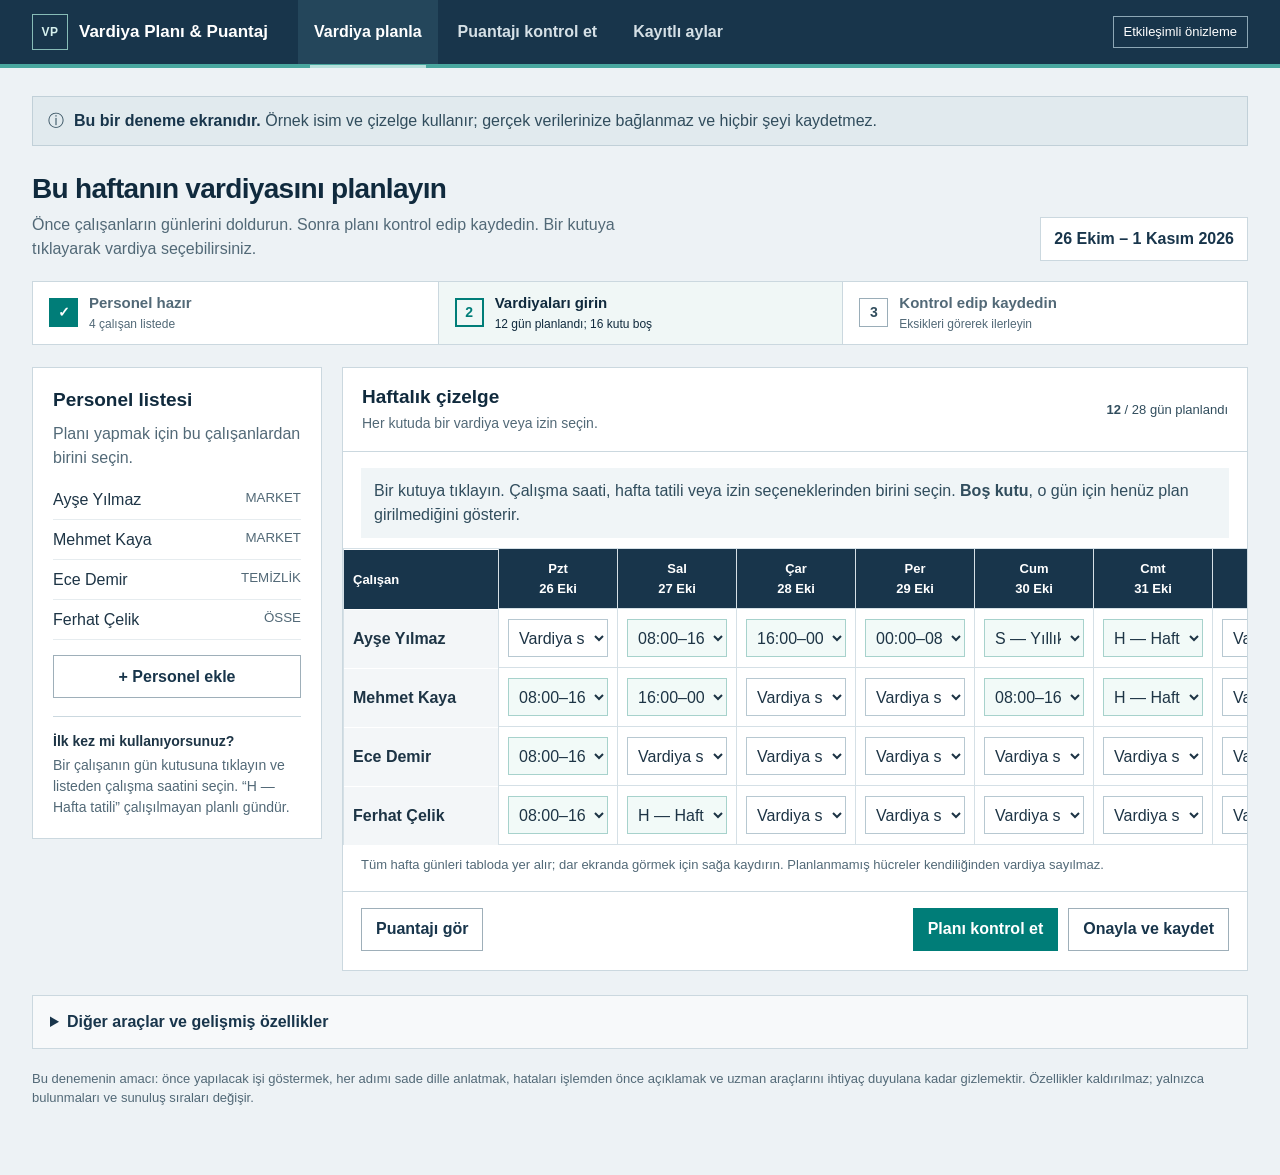
<file: prototypes/beginner-friendly-preview.html>
<!doctype html>
<html lang="tr">
<head>
  <meta charset="utf-8">
  <meta name="viewport" content="width=device-width, initial-scale=1">
  <meta name="theme-color" content="#18354b">
  <title>Vardiya Planı ve Puantaj — Kolay Kullanım Önizlemesi</title>
  <style>
    :root {
      color-scheme: light;
      font: 16px/1.5 "Segoe UI", Arial, sans-serif;
      color: #1d3445;
      background: #edf2f5;
      --navy: #18354b;
      --navy-dark: #102a3d;
      --teal: #007d78;
      --teal-soft: #e6f4f2;
      --ink: #1d3445;
      --muted: #526977;
      --line: #cbd8df;
      --paper: #fff;
      --canvas: #edf2f5;
      --focus: #007d78;
    }
    * { box-sizing: border-box; }
    body { min-width: 320px; margin: 0; background: var(--canvas); }
    button, select { font: inherit; }
    button { cursor: pointer; }
    button:focus-visible, select:focus-visible, summary:focus-visible {
      outline: 3px solid #007d78;
      outline-offset: 3px;
    }
    .topbar {
      min-height: 68px;
      display: flex;
      align-items: center;
      gap: 30px;
      padding: 0 32px;
      color: #fff;
      background: var(--navy);
      border-bottom: 4px solid #49a79f;
    }
    .brand { display: flex; align-items: center; gap: 11px; font-size: 17px; font-weight: 700; white-space: nowrap; }
    .brand-mark {
      width: 36px; height: 36px; display: grid; place-items: center;
      border: 1px solid #87bcb7; color: #d6f1ee; font-size: 12px; letter-spacing: .04em;
    }
    nav { display: flex; align-self: stretch; gap: 4px; }
    .nav-button {
      position: relative; padding: 0 16px; border: 0; color: #d5e0e6; background: transparent; font-weight: 650;
    }
    .nav-button:hover, .nav-button[aria-current="page"] { color: #fff; background: #24465b; }
    .nav-button[aria-current="page"]::after {
      position: absolute; right: 12px; bottom: -4px; left: 12px; height: 3px; background: #b7e0dc; content: "";
    }
    .demo-badge { margin-left: auto; padding: 5px 10px; border: 1px solid #8da7b5; color: #fff; font-size: 13px; white-space: nowrap; }
    main { width: min(1440px, 100%); margin: 0 auto; padding: 28px 32px 54px; }
    .demo-note {
      display: flex; align-items: flex-start; gap: 10px; padding: 12px 15px;
      color: #314d5d; background: #e1eaee; border: 1px solid #c1d0d8;
    }
    .demo-note strong { color: #18354b; }
    .page-heading { display: flex; align-items: end; justify-content: space-between; gap: 20px; margin: 26px 0 18px; }
    h1 { margin: 0; color: var(--navy-dark); font-size: 28px; line-height: 1.2; letter-spacing: -.025em; }
    .page-heading p { max-width: 68ch; margin: 7px 0 0; color: var(--muted); }
    .period-label { padding: 9px 13px; border: 1px solid var(--line); background: #fff; color: var(--navy); font-weight: 700; white-space: nowrap; }
    .steps {
      display: grid; grid-template-columns: repeat(3, 1fr); margin: 20px 0 22px;
      border: 1px solid var(--line); background: var(--paper);
    }
    .step { display: flex; align-items: center; gap: 11px; min-height: 62px; padding: 10px 16px; color: var(--muted); }
    .step + .step { border-left: 1px solid var(--line); }
    .step-number {
      flex: 0 0 29px; width: 29px; height: 29px; display: grid; place-items: center;
      border: 1px solid #9aadb8; color: #314d5d; font-size: 14px; font-weight: 700;
    }
    .step.complete .step-number { border-color: var(--teal); color: #fff; background: var(--teal); }
    .step.current { color: var(--navy-dark); background: #f0f7f6; font-weight: 700; }
    .step.current .step-number { border: 2px solid var(--teal); color: var(--teal); }
    .step strong { display: block; color: inherit; font-size: 15px; }
    .step small { display: block; font-size: 12px; font-weight: 400; }
    .work-area { display: grid; grid-template-columns: minmax(245px, 290px) minmax(0, 1fr); gap: 20px; align-items: start; }
    .guide-panel, .work-panel, .archive-panel { background: var(--paper); border: 1px solid var(--line); }
    .guide-panel { padding: 20px; }
    h2 { margin: 0; color: var(--navy-dark); font-size: 19px; line-height: 1.3; }
    h3 { margin: 0; color: var(--navy-dark); font-size: 16px; }
    .guide-panel p { margin: 10px 0 18px; color: var(--muted); }
    .staff-list { display: grid; gap: 8px; margin: 0; padding: 0; list-style: none; }
    .staff-list li { display: flex; justify-content: space-between; gap: 8px; padding-bottom: 7px; border-bottom: 1px solid #e6ecef; }
    .staff-list small { color: var(--muted); }
    .button {
      min-height: 43px; display: inline-flex; align-items: center; justify-content: center; gap: 8px;
      padding: 8px 14px; border: 1px solid #9eafb9; color: var(--navy); background: #fff; font-weight: 700;
      text-align: center;
    }
    .button:hover { background: #f0f5f7; border-color: var(--navy); }
    .button-primary { border-color: var(--teal); color: #fff; background: var(--teal); }
    .button-primary:hover { border-color: #006a66; color: #fff; background: #006a66; }
    .button-wide { width: 100%; margin-top: 15px; }
    .tip { margin-top: 18px; padding-top: 14px; border-top: 1px solid var(--line); color: var(--muted); font-size: 14px; }
    .tip strong { display: block; margin-bottom: 3px; color: var(--ink); }
    .work-panel { min-width: 0; }
    .work-panel-heading { display: flex; align-items: center; justify-content: space-between; gap: 16px; padding: 17px 19px; border-bottom: 1px solid var(--line); }
    .work-panel-heading p { margin: 4px 0 0; color: var(--muted); font-size: 14px; }
    .work-count { color: #314d5d; font-size: 13px; text-align: right; }
    .table-instruction { margin: 16px 18px 10px; padding: 11px 13px; color: #314d5d; background: #f0f5f7; }
    .table-wrap { width: 100%; overflow-x: auto; }
    table { width: 100%; border-collapse: collapse; }
    th, td { min-width: 112px; padding: 10px 9px; border: 1px solid #d5e0e6; text-align: center; }
    th { color: #fff; background: var(--navy); font-size: 13px; }
    th:first-child, td:first-child { position: sticky; left: 0; z-index: 1; min-width: 155px; text-align: left; }
    th:first-child { z-index: 2; background: var(--navy); }
    td:first-child { background: #f3f6f8; font-weight: 650; }
    td select { width: 100%; min-width: 100px; height: 38px; padding: 4px 6px; border: 1px solid #b7c8d1; color: var(--ink); background: #fff; }
    td select.is-filled { border-color: #a7d2cc; background: #f2faf8; }
    .empty-note { margin: 10px 18px 2px; color: var(--muted); font-size: 13px; }
    .panel-actions { display: flex; flex-wrap: wrap; align-items: center; gap: 10px; padding: 16px 18px 19px; border-top: 1px solid var(--line); margin-top: 16px; }
    .panel-actions .button-primary { margin-left: auto; }
    .screen { display: none; }
    .screen.active { display: block; }
    .result { display: none; margin: 0 18px 16px; padding: 12px 14px; border: 1px solid #c7d8df; color: #29495b; background: #edf5f7; }
    .result.visible { display: block; }
    .result strong { display: block; color: var(--navy-dark); }
    .attendance-legend { display: flex; flex-wrap: wrap; gap: 8px 17px; padding: 13px 18px; color: #344f5f; font-size: 13px; }
    .legend-item { display: inline-flex; align-items: center; gap: 7px; }
    .swatch { width: 15px; height: 15px; border: 1px solid #bdcbd2; }
    .weekday { background: #f4f7f8; }
    .weekend { background: #e9f1fb; }
    .public-holiday { background: #fff0e4; }
    .religious-holiday { background: #f2ecfa; }
    .attendance-table th { min-width: 66px; padding: 8px 5px; }
    .attendance-table th:first-child { min-width: 150px; }
    .attendance-table th.weekday { color: #18354b; background: #f4f7f8; }
    .attendance-table th.weekend { color: #18354b; background: #e9f1fb; }
    .attendance-table th.public-holiday { color: #613b1d; background: #fff0e4; }
    .attendance-table th.religious-holiday { color: #473266; background: #f2ecfa; }
    .attendance-table td { min-width: 55px; }
    .attendance-table td:first-child { min-width: 150px; }
    .code { color: #18354b; font-weight: 700; }
    .archive-panel { padding: 20px; }
    .archive-panel > p { color: var(--muted); }
    .archive-table th, .archive-table td { min-width: 0; padding: 12px; text-align: left; }
    .archive-table td:first-child { position: static; background: #fff; }
    .status-saved { color: #236a53; font-weight: 700; }
    .tools {
      margin-top: 24px; border: 1px solid var(--line); background: #f7f9fa;
    }
    .tools summary { padding: 14px 17px; color: var(--navy); font-weight: 700; cursor: pointer; }
    .tools summary:hover { background: #eef3f6; }
    .tools-content { display: grid; grid-template-columns: repeat(3, 1fr); gap: 0; border-top: 1px solid var(--line); }
    .tool-group { padding: 17px; }
    .tool-group + .tool-group { border-left: 1px solid var(--line); }
    .tool-group h3 { margin-bottom: 8px; }
    .tool-group ul { margin: 0; padding-left: 19px; color: #344f5f; }
    .tool-group li { margin: 5px 0; }
    .tool-note { padding: 0 17px 16px; margin: 0; color: var(--muted); font-size: 14px; }
    .toast {
      position: fixed; right: 24px; bottom: 24px; z-index: 5; max-width: min(470px, calc(100vw - 32px));
      padding: 14px 18px; border: 1px solid #93b7b2; color: #fff; background: #18354b;
      box-shadow: 0 5px 18px #18354b33; transform: translateY(12px); opacity: 0; pointer-events: none;
      transition: opacity .18s ease-out, transform .18s ease-out;
    }
    .toast.visible { transform: translateY(0); opacity: 1; }
    .footer-note { margin-top: 20px; color: var(--muted); font-size: 13px; }
    @media (max-width: 900px) {
      .topbar { flex-wrap: wrap; gap: 5px 18px; padding: 12px 18px; }
      nav { order: 3; width: 100%; min-height: 43px; overflow-x: auto; }
      .nav-button { min-width: max-content; }
      .demo-badge { margin-left: auto; }
      main { padding: 20px 18px 36px; }
      .work-area { grid-template-columns: 1fr; }
      .guide-panel { display: grid; grid-template-columns: 1fr 1fr; gap: 8px 22px; }
      .guide-panel > p { margin: 4px 0; }
      .staff-list { grid-column: 2; grid-row: 1 / span 4; }
      .guide-panel .button-wide { width: auto; justify-self: start; margin-top: 4px; }
      .tip { grid-column: 1 / -1; margin-top: 6px; }
    }
    @media (max-width: 600px) {
      .page-heading { align-items: start; flex-direction: column; }
      h1 { font-size: 24px; }
      .steps { grid-template-columns: 1fr; }
      .step + .step { border-top: 1px solid var(--line); border-left: 0; }
      .guide-panel { display: block; }
      .staff-list { margin-top: 14px; }
      .work-panel-heading { align-items: start; flex-direction: column; }
      .work-count { text-align: left; }
      .panel-actions .button-primary { width: 100%; margin-left: 0; }
      .tools-content { grid-template-columns: 1fr; }
      .tool-group + .tool-group { border-top: 1px solid var(--line); border-left: 0; }
      .archive-table { font-size: 13px; }
      .archive-table th, .archive-table td { padding: 8px 6px; }
    }
  </style>
</head>
<body>
  <header class="topbar">
    <div class="brand"><span class="brand-mark" aria-hidden="true">VP</span> Vardiya Planı &amp; Puantaj</div>
    <nav aria-label="Ana sayfalar">
      <button class="nav-button" type="button" data-screen="schedule" aria-current="page">Vardiya planla</button>
      <button class="nav-button" type="button" data-screen="attendance">Puantajı kontrol et</button>
      <button class="nav-button" type="button" data-screen="archive">Kayıtlı aylar</button>
    </nav>
    <span class="demo-badge">Etkileşimli önizleme</span>
  </header>

  <main>
    <div class="demo-note" role="note">
      <span aria-hidden="true">ⓘ</span>
      <div><strong>Bu bir deneme ekranıdır.</strong> Örnek isim ve çizelge kullanır; gerçek verilerinize bağlanmaz ve hiçbir şeyi kaydetmez.</div>
    </div>

    <section class="screen active" id="screen-schedule" aria-labelledby="schedule-title">
      <div class="page-heading">
        <div>
          <h1 id="schedule-title">Bu haftanın vardiyasını planlayın</h1>
          <p>Önce çalışanların günlerini doldurun. Sonra planı kontrol edip kaydedin. Bir kutuya tıklayarak vardiya seçebilirsiniz.</p>
        </div>
        <div class="period-label">26 Ekim – 1 Kasım 2026</div>
      </div>

      <div class="steps" aria-label="Planlama adımları">
        <div class="step complete"><span class="step-number" aria-hidden="true">✓</span><div><strong>Personel hazır</strong><small>4 çalışan listede</small></div></div>
        <div class="step current" id="step-shifts" aria-current="step"><span class="step-number">2</span><div><strong>Vardiyaları girin</strong><small id="progress-label">Henüz 0 gün planlandı</small></div></div>
        <div class="step" id="step-review"><span class="step-number">3</span><div><strong>Kontrol edip kaydedin</strong><small>Eksikleri görerek ilerleyin</small></div></div>
      </div>

      <div class="work-area">
        <aside class="guide-panel" aria-labelledby="people-title">
          <h2 id="people-title">Personel listesi</h2>
          <p>Planı yapmak için bu çalışanlardan birini seçin.</p>
          <ul class="staff-list">
            <li><span>Ayşe Yılmaz</span><small>MARKET</small></li>
            <li><span>Mehmet Kaya</span><small>MARKET</small></li>
            <li><span>Ece Demir</span><small>TEMİZLİK</small></li>
            <li><span>Ferhat Çelik</span><small>ÖSSE</small></li>
          </ul>
          <button class="button button-wide" type="button" data-toast="Üretim uygulamasında bu düğme personel ekleme ekranını açar. Bu önizlemede kayıt değişmez.">+ Personel ekle</button>
          <div class="tip"><strong>İlk kez mi kullanıyorsunuz?</strong> Bir çalışanın gün kutusuna tıklayın ve listeden çalışma saatini seçin. “H — Hafta tatili” çalışılmayan planlı gündür.</div>
        </aside>

        <section class="work-panel" aria-labelledby="table-title">
          <div class="work-panel-heading">
            <div><h2 id="table-title">Haftalık çizelge</h2><p>Her kutuda bir vardiya veya izin seçin.</p></div>
            <div class="work-count"><strong id="filled-count">0</strong> / <span id="cell-count">24</span> gün planlandı</div>
          </div>
          <p class="table-instruction">Bir kutuya tıklayın. Çalışma saati, hafta tatili veya izin seçeneklerinden birini seçin. <strong>Boş kutu</strong>, o gün için henüz plan girilmediğini gösterir.</p>
          <div class="table-wrap">
            <table aria-label="Örnek haftalık vardiya çizelgesi">
              <thead><tr><th scope="col">Çalışan</th><th scope="col">Pzt<br>26 Eki</th><th scope="col">Sal<br>27 Eki</th><th scope="col">Çar<br>28 Eki</th><th scope="col">Per<br>29 Eki</th><th scope="col">Cum<br>30 Eki</th><th scope="col">Cmt<br>31 Eki</th><th scope="col">Paz<br>1 Kas</th></tr></thead>
              <tbody>
                <tr><td>Ayşe Yılmaz</td><td><select aria-label="Ayşe Yılmaz, 26 Ekim"><option value="">Vardiya seçin</option><option>08:00–16:00</option><option>16:00–00:00</option><option>00:00–08:00</option><option>H — Hafta tatili</option><option>S — Yıllık izin</option></select></td><td><select aria-label="Ayşe Yılmaz, 27 Ekim"><option value="">Vardiya seçin</option><option selected>08:00–16:00</option><option>16:00–00:00</option><option>00:00–08:00</option><option>H — Hafta tatili</option><option>S — Yıllık izin</option></select></td><td><select aria-label="Ayşe Yılmaz, 28 Ekim"><option value="">Vardiya seçin</option><option>08:00–16:00</option><option selected>16:00–00:00</option><option>00:00–08:00</option><option>H — Hafta tatili</option><option>S — Yıllık izin</option></select></td><td><select aria-label="Ayşe Yılmaz, 29 Ekim"><option value="">Vardiya seçin</option><option>08:00–16:00</option><option>16:00–00:00</option><option selected>00:00–08:00</option><option>H — Hafta tatili</option><option>S — Yıllık izin</option></select></td><td><select aria-label="Ayşe Yılmaz, 30 Ekim"><option value="">Vardiya seçin</option><option>08:00–16:00</option><option>16:00–00:00</option><option>00:00–08:00</option><option>H — Hafta tatili</option><option selected>S — Yıllık izin</option></select></td><td><select aria-label="Ayşe Yılmaz, 31 Ekim"><option value="">Vardiya seçin</option><option>08:00–16:00</option><option>16:00–00:00</option><option>00:00–08:00</option><option selected>H — Hafta tatili</option><option>S — Yıllık izin</option></select></td><td><select aria-label="Ayşe Yılmaz, 1 Kasım"><option value="">Vardiya seçin</option><option>08:00–16:00</option><option>16:00–00:00</option><option>00:00–08:00</option><option>H — Hafta tatili</option><option>S — Yıllık izin</option></select></td></tr>
                <tr><td>Mehmet Kaya</td><td><select aria-label="Mehmet Kaya, 26 Ekim"><option value="">Vardiya seçin</option><option selected>08:00–16:00</option><option>16:00–00:00</option><option>00:00–08:00</option><option>H — Hafta tatili</option><option>S — Yıllık izin</option></select></td><td><select aria-label="Mehmet Kaya, 27 Ekim"><option value="">Vardiya seçin</option><option>08:00–16:00</option><option selected>16:00–00:00</option><option>00:00–08:00</option><option>H — Hafta tatili</option><option>S — Yıllık izin</option></select></td><td><select aria-label="Mehmet Kaya, 28 Ekim"><option value="">Vardiya seçin</option><option>08:00–16:00</option><option>16:00–00:00</option><option>00:00–08:00</option><option>H — Hafta tatili</option><option>S — Yıllık izin</option></select></td><td><select aria-label="Mehmet Kaya, 29 Ekim"><option value="">Vardiya seçin</option><option>08:00–16:00</option><option>16:00–00:00</option><option>00:00–08:00</option><option>H — Hafta tatili</option><option>S — Yıllık izin</option></select></td><td><select aria-label="Mehmet Kaya, 30 Ekim"><option value="">Vardiya seçin</option><option selected>08:00–16:00</option><option>16:00–00:00</option><option>00:00–08:00</option><option>H — Hafta tatili</option><option>S — Yıllık izin</option></select></td><td><select aria-label="Mehmet Kaya, 31 Ekim"><option value="">Vardiya seçin</option><option>08:00–16:00</option><option>16:00–00:00</option><option>00:00–08:00</option><option selected>H — Hafta tatili</option><option>S — Yıllık izin</option></select></td><td><select aria-label="Mehmet Kaya, 1 Kasım"><option value="">Vardiya seçin</option><option>08:00–16:00</option><option>16:00–00:00</option><option>00:00–08:00</option><option>H — Hafta tatili</option><option>S — Yıllık izin</option></select></td></tr>
                <tr><td>Ece Demir</td><td><select aria-label="Ece Demir, 26 Ekim"><option value="">Vardiya seçin</option><option selected>08:00–16:00</option><option>16:00–00:00</option><option>00:00–08:00</option><option>H — Hafta tatili</option><option>S — Yıllık izin</option></select></td><td><select aria-label="Ece Demir, 27 Ekim"><option value="">Vardiya seçin</option><option>08:00–16:00</option><option>16:00–00:00</option><option>00:00–08:00</option><option>H — Hafta tatili</option><option>S — Yıllık izin</option></select></td><td><select aria-label="Ece Demir, 28 Ekim"><option value="">Vardiya seçin</option><option>08:00–16:00</option><option>16:00–00:00</option><option>00:00–08:00</option><option>H — Hafta tatili</option><option>S — Yıllık izin</option></select></td><td><select aria-label="Ece Demir, 29 Ekim"><option value="">Vardiya seçin</option><option>08:00–16:00</option><option>16:00–00:00</option><option>00:00–08:00</option><option>H — Hafta tatili</option><option>S — Yıllık izin</option></select></td><td><select aria-label="Ece Demir, 30 Ekim"><option value="">Vardiya seçin</option><option>08:00–16:00</option><option>16:00–00:00</option><option>00:00–08:00</option><option>H — Hafta tatili</option><option>S — Yıllık izin</option></select></td><td><select aria-label="Ece Demir, 31 Ekim"><option value="">Vardiya seçin</option><option>08:00–16:00</option><option>16:00–00:00</option><option>00:00–08:00</option><option>H — Hafta tatili</option><option>S — Yıllık izin</option></select></td><td><select aria-label="Ece Demir, 1 Kasım"><option value="">Vardiya seçin</option><option>08:00–16:00</option><option>16:00–00:00</option><option>00:00–08:00</option><option>H — Hafta tatili</option><option>S — Yıllık izin</option></select></td></tr>
                <tr><td>Ferhat Çelik</td><td><select aria-label="Ferhat Çelik, 26 Ekim"><option value="">Vardiya seçin</option><option selected>08:00–16:00</option><option>16:00–00:00</option><option>00:00–08:00</option><option>H — Hafta tatili</option><option>S — Yıllık izin</option></select></td><td><select aria-label="Ferhat Çelik, 27 Ekim"><option value="">Vardiya seçin</option><option>08:00–16:00</option><option>16:00–00:00</option><option>00:00–08:00</option><option selected>H — Hafta tatili</option><option>S — Yıllık izin</option></select></td><td><select aria-label="Ferhat Çelik, 28 Ekim"><option value="">Vardiya seçin</option><option>08:00–16:00</option><option>16:00–00:00</option><option>00:00–08:00</option><option>H — Hafta tatili</option><option>S — Yıllık izin</option></select></td><td><select aria-label="Ferhat Çelik, 29 Ekim"><option value="">Vardiya seçin</option><option>08:00–16:00</option><option>16:00–00:00</option><option>00:00–08:00</option><option>H — Hafta tatili</option><option>S — Yıllık izin</option></select></td><td><select aria-label="Ferhat Çelik, 30 Ekim"><option value="">Vardiya seçin</option><option>08:00–16:00</option><option>16:00–00:00</option><option>00:00–08:00</option><option>H — Hafta tatili</option><option>S — Yıllık izin</option></select></td><td><select aria-label="Ferhat Çelik, 31 Ekim"><option value="">Vardiya seçin</option><option>08:00–16:00</option><option>16:00–00:00</option><option>00:00–08:00</option><option>H — Hafta tatili</option><option>S — Yıllık izin</option></select></td><td><select aria-label="Ferhat Çelik, 1 Kasım"><option value="">Vardiya seçin</option><option>08:00–16:00</option><option>16:00–00:00</option><option>00:00–08:00</option><option>H — Hafta tatili</option><option>S — Yıllık izin</option></select></td></tr>
              </tbody>
            </table>
          </div>
          <p class="empty-note">Tüm hafta günleri tabloda yer alır; dar ekranda görmek için sağa kaydırın. Planlanmamış hücreler kendiliğinden vardiya sayılmaz.</p>
          <div class="result" id="schedule-result" role="status" aria-live="polite"></div>
          <div class="panel-actions">
            <button class="button" type="button" data-screen="attendance">Puantajı gör</button>
            <button class="button button-primary" type="button" id="check-schedule">Planı kontrol et</button>
            <button class="button" type="button" id="save-schedule" disabled>Onayla ve kaydet</button>
          </div>
        </section>
      </div>
    </section>

    <section class="screen" id="screen-attendance" aria-labelledby="attendance-title">
      <div class="page-heading">
        <div><h1 id="attendance-title">Puantajı kolayca kontrol edin</h1><p>Vardiya planından gelen günlük kodlara bakın. Renkler yalnızca takvim gününü anlatır; çalışma ve ücret hesabını değiştirmez.</p></div>
        <div class="period-label">Ekim 2026</div>
      </div>
      <div class="work-panel">
        <div class="work-panel-heading"><div><h2>Aylık puantaj</h2><p>Örnek görünüm: ayın son günleri</p></div><div class="work-count">Kodlar vardiya planından oluşturulur</div></div>
        <div class="attendance-legend" aria-label="Takvim renkleri açıklaması">
          <span class="legend-item"><span class="swatch weekday"></span>Normal iş günü</span>
          <span class="legend-item"><span class="swatch weekend"></span>Hafta sonu</span>
          <span class="legend-item"><span class="swatch public-holiday"></span>Resmî tatil</span>
          <span class="legend-item"><span class="swatch religious-holiday"></span>Dini bayram</span>
        </div>
        <div class="table-wrap">
          <table class="attendance-table" aria-label="Örnek puantaj çizelgesi">
            <thead><tr><th scope="col">Çalışan</th><th class="weekday" scope="col">26 Pzt</th><th class="weekday" scope="col">27 Sal</th><th class="public-holiday" scope="col">28 Çar</th><th class="public-holiday" scope="col">29 Per</th><th class="weekday" scope="col">30 Cum</th><th class="weekend" scope="col">31 Cmt</th></tr></thead>
            <tbody>
              <tr><td>Ayşe Yılmaz</td><td class="code">X</td><td class="code">X</td><td class="code">X</td><td class="code">X</td><td class="code">S</td><td class="code">H</td></tr>
              <tr><td>Mehmet Kaya</td><td class="code">X</td><td class="code">X</td><td class="code">—</td><td class="code">—</td><td class="code">X</td><td class="code">H</td></tr>
              <tr><td>Ece Demir</td><td class="code">X</td><td class="code">—</td><td class="code">—</td><td class="code">—</td><td class="code">—</td><td class="code">—</td></tr>
              <tr><td>Ferhat Çelik</td><td class="code">X</td><td class="code">H</td><td class="code">—</td><td class="code">—</td><td class="code">—</td><td class="code">—</td></tr>
            </tbody>
          </table>
        </div>
        <p class="table-instruction">“—” işareti örnek veride o güne ait giriş olmadığını gösterir. Bir hücre elle düzeltilirse uygulama bunu vardiya planından gelen koddan ayrı işaretler.</p>
        <div class="panel-actions">
          <button class="button" type="button" data-screen="schedule">Vardiya planına dön</button>
          <button class="button button-primary" type="button" data-toast="Üretim uygulamasında puantaj Excel çıktısı oluşturulur. Bu önizlemede dosya üretilmez.">Excel çıktısı al</button>
        </div>
      </div>
    </section>

    <section class="screen" id="screen-archive" aria-labelledby="archive-title">
      <div class="page-heading">
        <div><h1 id="archive-title">Kayıtlı çalışmalarınız</h1><p>Daha önce kaydettiğiniz dönemi açabilir, karşılaştırabilir veya güvenli bir yedeği geri yükleyebilirsiniz.</p></div>
        <div class="period-label">Örnek arşiv</div>
      </div>
      <div class="archive-panel">
        <h2>Kayıtlı aylar</h2>
        <p>Aşağıdaki örnek satırlar arayüzü göstermek içindir; sizin arşiviniz değildir.</p>
        <div class="table-wrap">
          <table class="archive-table">
            <thead><tr><th scope="col">Dönem</th><th scope="col">Vardiya</th><th scope="col">Puantaj</th><th scope="col">İşlem</th></tr></thead>
            <tbody>
              <tr><td>Ekim 2026</td><td class="status-saved">Kaydedildi</td><td class="status-saved">Kaydedildi</td><td><button class="button" type="button" data-toast="Üretim uygulamasında Ekim 2026 seçilen ekrana yüklenir. Bu önizleme kayıt açmaz.">Dönemi aç</button></td></tr>
              <tr><td>Eylül 2026</td><td class="status-saved">Kaydedildi</td><td class="status-saved">Kaydedildi</td><td><button class="button" type="button" data-toast="Üretim uygulamasında dönem sürümleri karşılaştırılır. Bu önizlemede işlem yapılmaz.">Sürümleri karşılaştır</button></td></tr>
            </tbody>
          </table>
        </div>
        <div class="panel-actions">
          <button class="button" type="button" data-toast="Üretim uygulamasında yerel yedeklerin listesi açılır.">Yedekleri görüntüle</button>
          <button class="button button-primary" type="button" data-toast="Üretim uygulamasında yalnızca bu bilgisayarda yedek oluşturulur. Bu önizleme dosya yazmaz.">Şimdi yedekle</button>
        </div>
      </div>
    </section>

    <details class="tools">
      <summary>Diğer araçlar ve gelişmiş özellikler</summary>
      <div class="tools-content">
        <section class="tool-group"><h3>Planlama</h3><ul><li>Toplu vardiya ata, önceki haftayı kopyala veya boşları öner</li><li>Vardiya şablonları, alternatif senaryolar ve renkler</li><li>Kişi uygunluğu, yetkinlik ve saatlik asgari kadro</li><li>İzin talepleri, vardiya takası, dönem onayı ve bölüm yönetimi</li></ul></section>
        <section class="tool-group"><h3>Personel ve puantaj</h3><ul><li>Personel kartları, çalışma tercihleri, belgeler ve notlar</li><li>Puantaj kodları, elle düzeltme ve vardiya-puantaj karşılaştırması</li><li>PDKS giriş/çıkış karşılaştırması ve dönem kontrolü</li><li>Mesai, tatil günleri, izin bakiyesi ve personel özetleri</li></ul></section>
        <section class="tool-group"><h3>Tablo, formlar ve dosyalar</h3><ul><li>Excel/Word/PDF'den içe aktar; taranmış belgeleri gözden geçir</li><li>Excel tablo şablonları, biçimlendirme ve satır/sütun düzeni</li><li>Form şablonları, taslaklar ve doldurulmuş form geçmişi</li><li>Excel/PDF dışa aktar, yazdır ve JPEG kaydet</li></ul></section>
        <section class="tool-group"><h3>Raporlar ve kayıt güvenliği</h3><ul><li>Bordro/SGK aktarımı, aylık-yıllık raporlar ve dönem karşılaştırması</li><li>Arşiv, sürüm geçmişi, dönem kilidi ve kontrollü geri alma</li><li>Yerel yedek oluştur, doğrula ve geri yükle</li><li>Değişiklik geçmişi, kullanıcı yetkileri ve ayarlar</li></ul></section>
      </div>
      <p class="tool-note">Gelişmiş özellikler kaldırılmaz; ilk ekranda yalnızca günlük iş için gerekenler görünür. İhtiyacınız olduğunda başlıkları anlaşılır biçimde listelenmiş araçlara buradan ulaşırsınız.</p>
    </details>

    <p class="footer-note">Bu denemenin amacı: önce yapılacak işi göstermek, her adımı sade dille anlatmak, hataları işlemden önce açıklamak ve uzman araçlarını ihtiyaç duyulana kadar gizlemektir. Özellikler kaldırılmaz; yalnızca bulunmaları ve sunuluş sıraları değişir.</p>
  </main>
  <div class="toast" id="toast" role="status" aria-live="polite"></div>
  <script>
    const navButtons = [...document.querySelectorAll("[data-screen]")];
    const screens = [...document.querySelectorAll(".screen")];
    const toast = document.querySelector("#toast");
    let toastTimer;

    function showToast(message) {
      toast.textContent = message;
      toast.classList.add("visible");
      clearTimeout(toastTimer);
      toastTimer = setTimeout(() => toast.classList.remove("visible"), 3800);
    }

    function showScreen(name) {
      screens.forEach((screen) => screen.classList.toggle("active", screen.id === `screen-${name}`));
      document.querySelectorAll(".nav-button").forEach((button) => {
        if (button.dataset.screen === name) button.setAttribute("aria-current", "page");
        else button.removeAttribute("aria-current");
      });
      window.scrollTo({ top: 0, behavior: "smooth" });
    }

    document.addEventListener("click", (event) => {
      const screenButton = event.target.closest("[data-screen]");
      if (screenButton) showScreen(screenButton.dataset.screen);
      const toastButton = event.target.closest("[data-toast]");
      if (toastButton) showToast(toastButton.dataset.toast);
    });

    const shiftSelects = [...document.querySelectorAll("#screen-schedule select")];
    const progressLabel = document.querySelector("#progress-label");
    const filledCount = document.querySelector("#filled-count");
    const saveButton = document.querySelector("#save-schedule");
    let scheduleReviewed = false;

    function updateProgress() {
      const filled = shiftSelects.filter((select) => select.value).length;
      const cells = shiftSelects.length;
      filledCount.textContent = filled;
      document.querySelector("#cell-count").textContent = cells;
      progressLabel.textContent = `${filled} gün planlandı; ${cells - filled} kutu boş`;
      shiftSelects.forEach((select) => select.classList.toggle("is-filled", Boolean(select.value)));
      scheduleReviewed = false;
      saveButton.disabled = true;
      document.querySelector("#schedule-result").classList.remove("visible");
      const ready = filled === cells;
      document.querySelector("#step-shifts").classList.toggle("complete", ready);
      document.querySelector("#step-review").classList.toggle("current", ready);
      if (ready) {
        document.querySelector("#step-shifts").removeAttribute("aria-current");
        document.querySelector("#step-review").setAttribute("aria-current", "step");
      } else {
        document.querySelector("#step-review").removeAttribute("aria-current");
        document.querySelector("#step-shifts").setAttribute("aria-current", "step");
      }
    }

    shiftSelects.forEach((select) => select.addEventListener("change", updateProgress));

    document.querySelector("#check-schedule").addEventListener("click", () => {
      scheduleReviewed = true;
      saveButton.disabled = false;
      const filled = shiftSelects.filter((select) => select.value).length;
      const missing = shiftSelects.length - filled;
      const result = document.querySelector("#schedule-result");
      result.classList.add("visible");
      result.innerHTML = missing
        ? `<strong>Kontrol tamamlandı: ${missing} kutu boş.</strong> Boş günleri doldurabilir veya planı bu haliyle kaydedebilirsiniz. Bu örnek ekranda gerçek kayıt yapılmaz.`
        : "<strong>Kontrol tamamlandı: bu örnek tabloda boş kutu yok.</strong> Gerçek uygulamada kaydetmeden önce uyarılar ve dönem bilgileri ayrıca gösterilir.";
      result.scrollIntoView({ block: "nearest", behavior: "smooth" });
      document.querySelector("#step-review").classList.add("current");
      document.querySelector("#step-review").setAttribute("aria-current", "step");
    });

    saveButton.addEventListener("click", () => {
      if (!scheduleReviewed) return;
      showToast("Bu önizlemede kayıt yapılmadı. Gerçek uygulamada seçili haftanın vardiya kayıtları veritabanına kaydedilir.");
    });

    updateProgress();
  </script>
</body>
</html>
</file>
